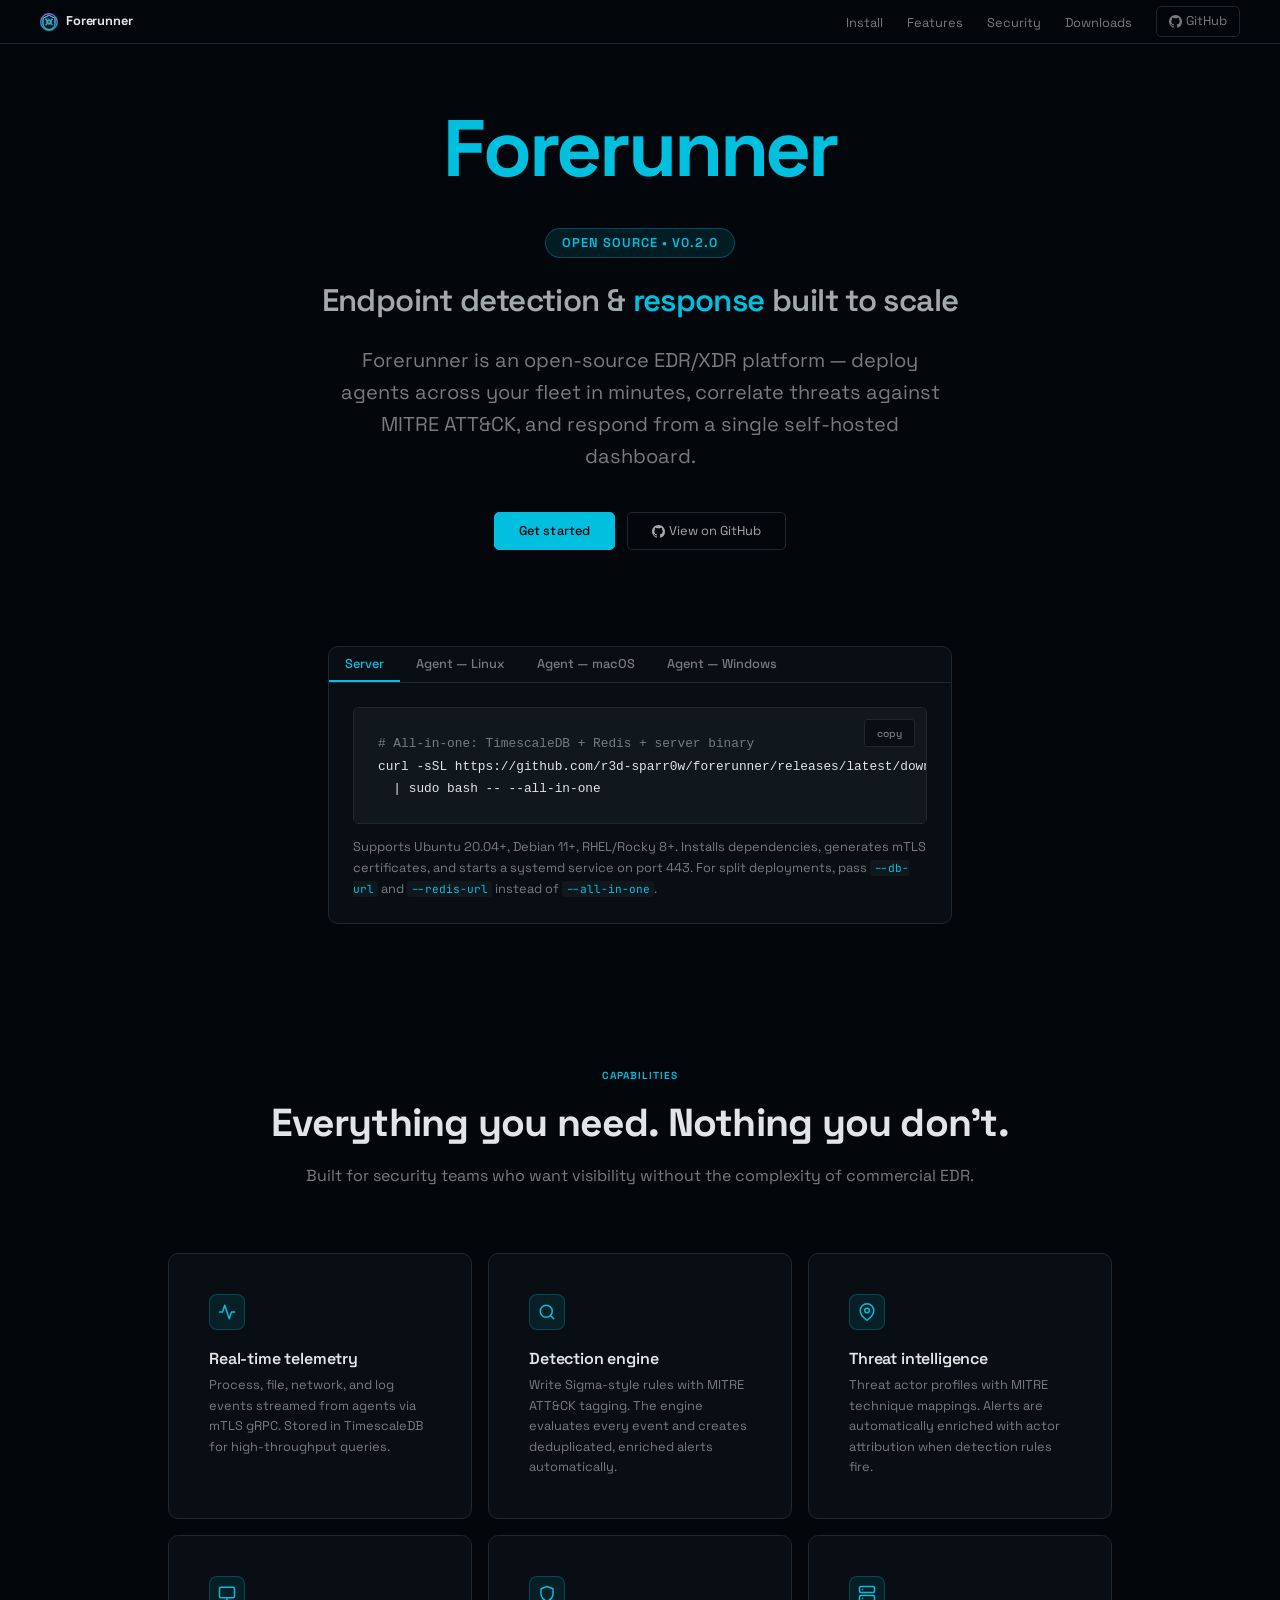
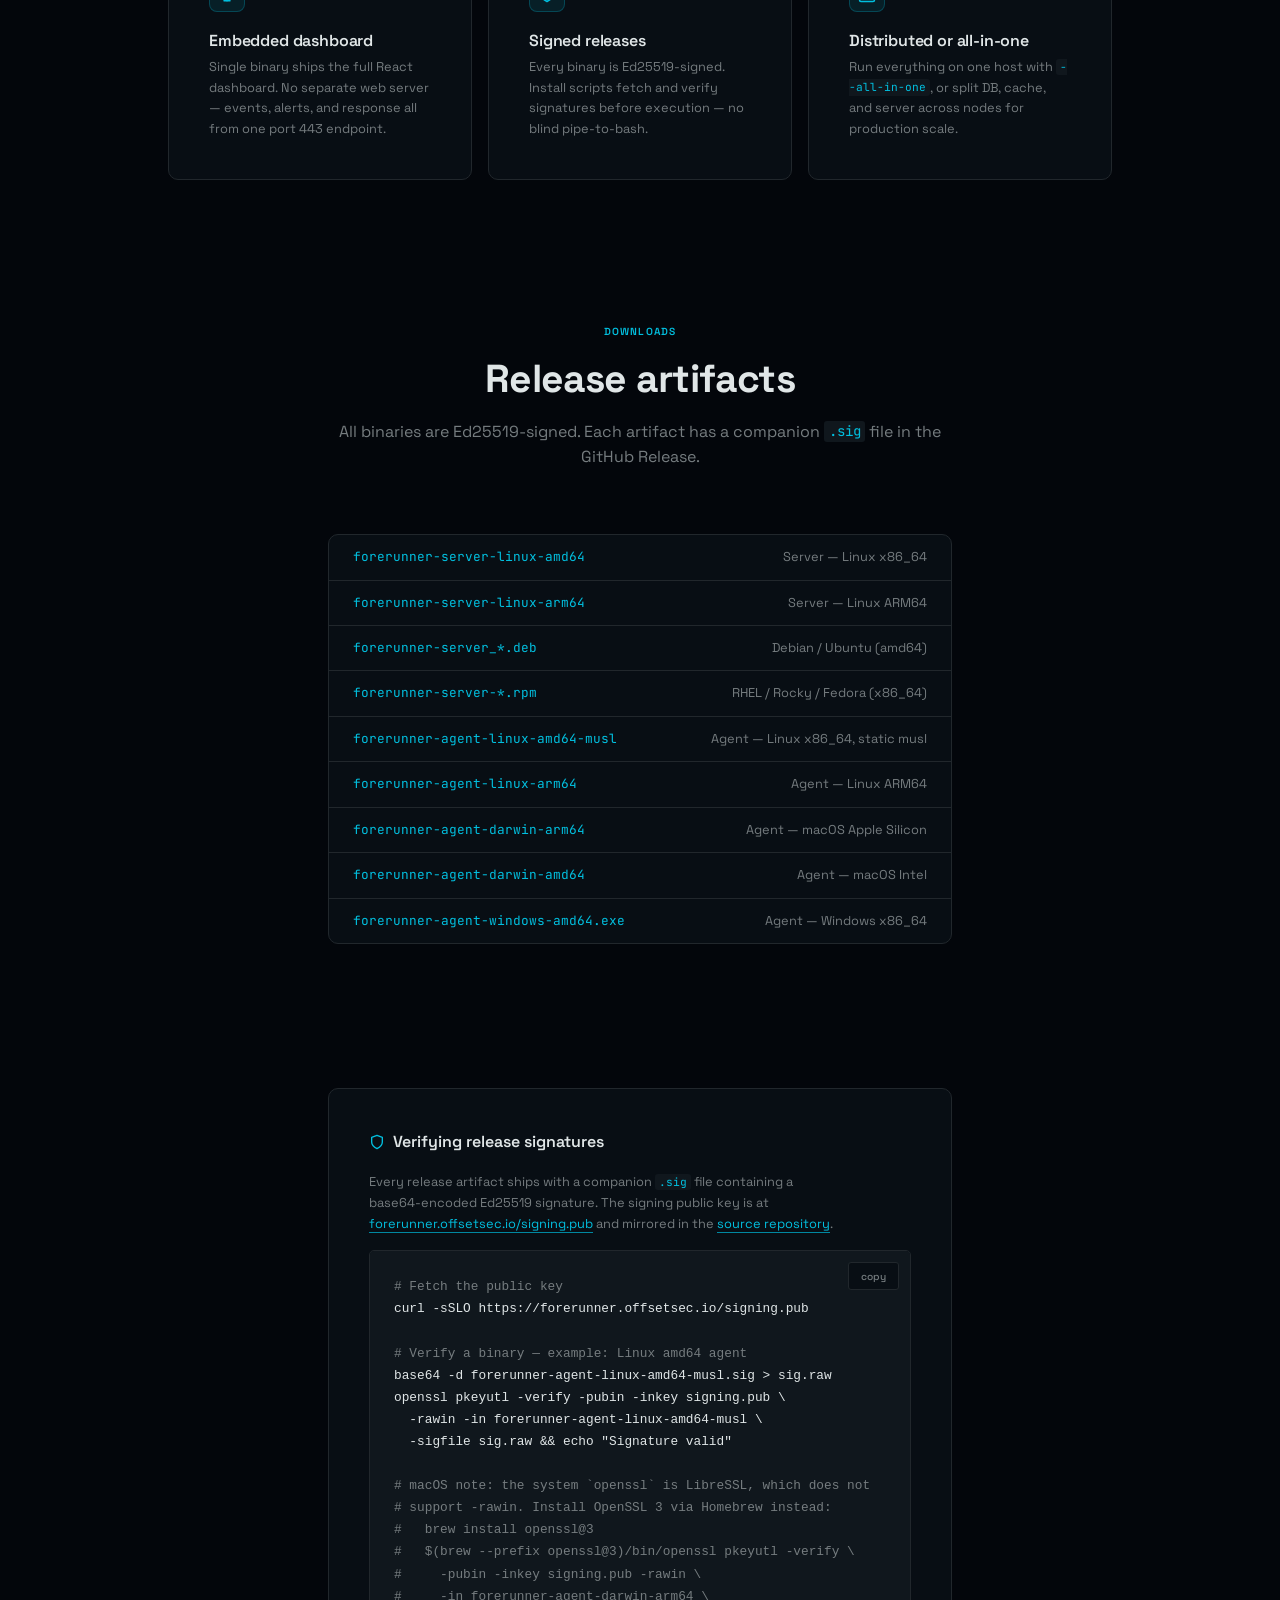
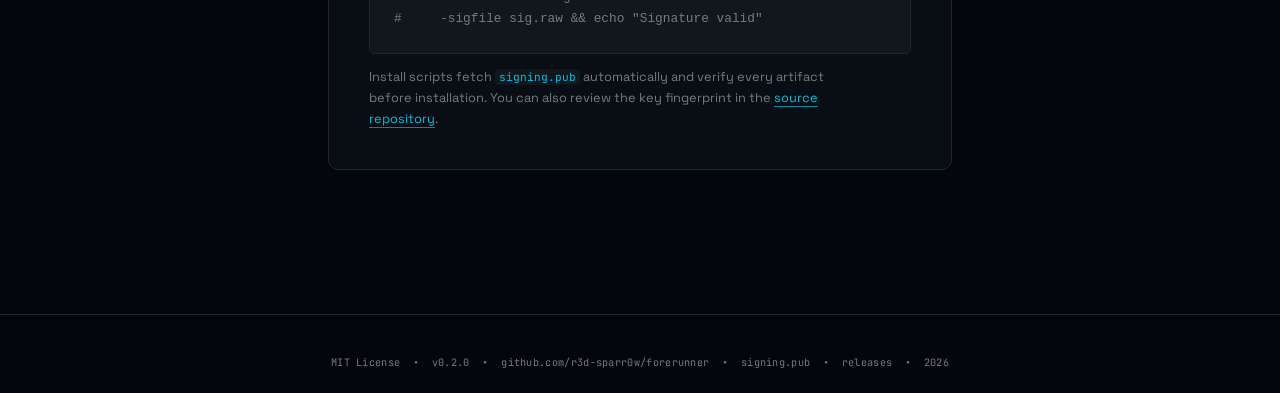
<file: index.html>
<!DOCTYPE html>
<html lang="en">
<head>
  <meta charset="UTF-8" />
  <meta name="viewport" content="width=device-width, initial-scale=1, viewport-fit=cover" />
  <title>Forerunner — Open-source EDR/XDR</title>
  <meta name="description" content="Open-source endpoint detection and response for Linux, macOS, and Windows. Self-hosted, MITRE ATT&CK correlated, Ed25519-signed releases." />

  <link rel="preconnect" href="https://fonts.googleapis.com" />
  <link rel="preconnect" href="https://fonts.gstatic.com" crossorigin />
  <link href="https://fonts.googleapis.com/css2?family=Space+Grotesk:wght@300;400;500;600;700&family=JetBrains+Mono:wght@400;600&display=swap" rel="stylesheet" />
  <link rel="stylesheet" href="tokens.css" />

  <style>
    /* Hallmark · genre: atmospheric · macrostructure: Centered Hero + Card Grid
     * palette: Midnight (steel-blue 248°) · nav: frosted-glass
     * DNA: original forerunner.offsetsec.io structure · colors + type: Midnight
     * pre-emit critique: P5 H5 E5 S5 R5 V5
     */

    *, *::before, *::after { box-sizing: border-box; margin: 0; padding: 0; }

    html {
      overflow-x: clip;
      scroll-behavior: smooth;
    }

    body {
      overflow-x: clip;
      background-color: var(--color-paper);
      color: var(--color-ink);
      font-family: var(--font-body);
      font-size: var(--text-base);
      line-height: 1.6;
      -webkit-font-smoothing: antialiased;
      -moz-osx-font-smoothing: grayscale;
    }

    /* ── Nav ── */
    .site-nav {
      position: sticky;
      top: 0;
      z-index: var(--z-sticky);
      background: oklch(12% 0.014 255 / 0.88);
      backdrop-filter: blur(10px);
      -webkit-backdrop-filter: blur(10px);
      border-bottom: 1px solid var(--color-rule);
      padding-inline: var(--space-xl);
      display: flex;
      align-items: center;
      justify-content: space-between;
      height: var(--header-height);
      gap: var(--space-lg);
    }

    .nav-logo {
      display: flex;
      align-items: center;
      gap: var(--space-xs);
      font-family: var(--font-display);
      font-size: var(--text-sm);
      font-weight: 700;
      color: var(--color-ink);
      text-decoration: none;
      letter-spacing: -0.01em;
      white-space: nowrap;
      flex-shrink: 0;
    }

    .nav-logo svg { color: var(--color-accent); flex-shrink: 0; }

    .nav-links {
      list-style: none;
      display: flex;
      gap: var(--space-lg);
      align-items: center;
    }

    .nav-links a {
      color: var(--color-muted);
      font-size: var(--text-sm);
      font-weight: 400;
      text-decoration: none;
      white-space: nowrap;
      transition: color var(--dur-micro) var(--ease-out);
    }

    .nav-links a:hover { color: var(--color-ink); }

    .nav-links a:focus-visible {
      outline: 2px solid var(--color-focus);
      outline-offset: 3px;
      border-radius: var(--radius-sm);
    }

    .btn-nav {
      display: inline-flex;
      align-items: center;
      gap: var(--space-2xs);
      font-family: var(--font-body);
      font-size: var(--text-sm);
      font-weight: 500;
      color: var(--color-neutral);
      background: transparent;
      border: 1px solid var(--color-rule);
      border-radius: var(--radius-md);
      padding: var(--space-2xs) var(--space-sm);
      text-decoration: none;
      white-space: nowrap;
      transition:
        color var(--dur-micro) var(--ease-out),
        border-color var(--dur-micro) var(--ease-out);
    }

    .btn-nav:hover { color: var(--color-ink); border-color: var(--color-muted); }

    .btn-nav:focus-visible {
      outline: 2px solid var(--color-focus);
      outline-offset: 3px;
      border-radius: var(--radius-md);
    }

    /* ── Hero ── */
    .hero {
      text-align: center;
      padding-block: var(--space-2xl) var(--space-3xl);
      padding-inline: var(--space-xl);
      max-width: 50rem;
      margin-inline: auto;
    }

    .hero-name {
      font-family: var(--font-display);
      font-size: var(--text-display);
      font-weight: 700;
      color: var(--color-accent);
      letter-spacing: -0.04em;
      line-height: 1.0;
      margin-block-end: var(--space-xl);
      overflow-wrap: anywhere;
      min-width: 0;
    }

    .hero-badge {
      display: inline-block;
      background: oklch(72% 0.17 210 / 0.12);
      border: 1px solid oklch(72% 0.17 210 / 0.3);
      color: var(--color-accent);
      font-family: var(--font-body);
      font-size: var(--text-sm);
      font-weight: 600;
      letter-spacing: 0.08em;
      text-transform: uppercase;
      padding: var(--space-2xs) var(--space-md);
      border-radius: 999px;
      margin-block-end: var(--space-lg);
    }

    .hero-title {
      font-family: var(--font-display);
      font-size: var(--text-xl);
      font-weight: 600;
      letter-spacing: -0.02em;
      line-height: 1.2;
      color: var(--color-neutral);
      margin-block-end: var(--space-lg);
      overflow-wrap: anywhere;
      min-width: 0;
    }

    .hero-title em {
      font-style: normal;
      color: var(--color-accent);
    }

    .hero-sub {
      font-size: var(--text-md);
      color: var(--color-muted);
      max-width: 38rem;
      margin-inline: auto;
      margin-block-end: var(--space-xl);
      line-height: 1.6;
    }

    .hero-actions {
      display: flex;
      gap: var(--space-sm);
      justify-content: center;
      flex-wrap: wrap;
    }

    /* ── Buttons ── */
    .btn-primary {
      display: inline-flex;
      align-items: center;
      font-family: var(--font-body);
      font-size: var(--text-sm);
      font-weight: 500;
      color: var(--color-paper);
      background: var(--color-accent);
      border: 1px solid var(--color-accent);
      border-radius: var(--radius-md);
      padding: var(--space-xs) var(--space-lg);
      text-decoration: none;
      letter-spacing: 0.01em;
      white-space: nowrap;
      min-height: 36px;
      transition:
        background-color var(--dur-micro) var(--ease-out),
        border-color var(--dur-micro) var(--ease-out);
    }

    .btn-primary:hover { background: var(--color-focus); border-color: var(--color-focus); }
    .btn-primary:active { transform: translateY(1px); }

    .btn-primary:focus-visible {
      outline: 2px solid var(--color-focus);
      outline-offset: 3px;
      border-radius: var(--radius-md);
    }

    .btn-outline {
      display: inline-flex;
      align-items: center;
      gap: var(--space-2xs);
      font-family: var(--font-body);
      font-size: var(--text-sm);
      font-weight: 400;
      color: var(--color-neutral);
      background: transparent;
      border: 1px solid var(--color-rule);
      border-radius: var(--radius-md);
      padding: var(--space-xs) var(--space-lg);
      text-decoration: none;
      white-space: nowrap;
      min-height: 36px;
      transition:
        color var(--dur-micro) var(--ease-out),
        border-color var(--dur-micro) var(--ease-out);
    }

    .btn-outline:hover { color: var(--color-ink); border-color: var(--color-muted); }
    .btn-outline:active { transform: translateY(1px); }

    .btn-outline:focus-visible {
      outline: 2px solid var(--color-focus);
      outline-offset: 3px;
      border-radius: var(--radius-md);
    }

    /* ── Section layout ── */
    .section-wrap {
      max-width: 44rem;
      margin-inline: auto;
      padding-inline: var(--space-xl);
      margin-block-end: var(--space-4xl);
    }

    .features-wrap {
      max-width: 64rem;
      margin-inline: auto;
      padding-inline: var(--space-xl);
      margin-block-end: var(--space-4xl);
    }

    .section-header {
      text-align: center;
      margin-block-end: var(--space-2xl);
    }

    .section-label {
      font-family: var(--font-body);
      font-size: var(--text-xs);
      font-weight: 600;
      color: var(--color-accent);
      letter-spacing: 0.1em;
      text-transform: uppercase;
      margin-block-end: var(--space-xs);
    }

    .section-title {
      font-family: var(--font-display);
      font-size: var(--text-2xl);
      font-weight: 700;
      letter-spacing: -0.02em;
      color: var(--color-ink);
      margin-block-end: var(--space-xs);
      overflow-wrap: anywhere;
    }

    .section-sub {
      font-size: var(--text-base);
      color: var(--color-muted);
    }

    /* ── Install card ── */
    .install-card {
      background: var(--color-paper-2);
      border: 1px solid var(--color-rule);
      border-radius: 10px;
      overflow: hidden;
    }

    .tab-rail {
      display: flex;
      border-bottom: 1px solid var(--color-rule);
      overflow-x: auto;
      scrollbar-width: none;
    }

    .tab-rail::-webkit-scrollbar { display: none; }

    .tab-btn {
      flex-shrink: 0;
      padding: var(--space-xs) var(--space-md);
      font-family: var(--font-body);
      font-size: var(--text-sm);
      font-weight: 500;
      color: var(--color-muted);
      cursor: pointer;
      border: none;
      border-bottom: 2px solid transparent;
      background: none;
      white-space: nowrap;
      transition:
        color var(--dur-micro) var(--ease-out),
        border-color var(--dur-micro) var(--ease-out);
    }

    .tab-btn[aria-selected="true"] {
      color: var(--color-accent);
      border-bottom-color: var(--color-accent);
    }

    .tab-btn:hover { color: var(--color-ink); }
    .tab-btn:active { transform: translateY(1px); }

    .tab-btn:focus-visible {
      outline: 2px solid var(--color-focus);
      outline-offset: -2px;
    }

    .tab-pane[hidden] { display: none; }

    .tab-pane > .pane-inner {
      padding: var(--space-lg);
    }

    .code-wrap {
      position: relative;
      margin-block-end: var(--space-sm);
    }

    .code-block {
      display: block;
      background: var(--color-paper-3);
      border: 1px solid var(--color-rule);
      border-radius: var(--radius-md);
      padding: var(--space-lg);
      padding-right: calc(var(--space-lg) + 5rem);
      font-family: var(--font-code);
      font-size: var(--text-sm);
      font-weight: 400;
      line-height: 1.65;
      color: var(--color-ink);
      overflow-x: auto;
      -webkit-overflow-scrolling: touch;
      white-space: pre;
      tab-size: 2;
    }

    .code-block .comment { color: var(--color-muted); }

    .copy-btn {
      position: absolute;
      top: var(--space-sm);
      right: var(--space-sm);
      background: var(--color-paper-2);
      color: var(--color-muted);
      border: 1px solid var(--color-rule);
      border-radius: var(--radius-sm);
      padding: var(--space-2xs) var(--space-sm);
      font-family: var(--font-body);
      font-size: var(--text-xs);
      font-weight: 500;
      cursor: pointer;
      min-height: 28px;
      white-space: nowrap;
      transition:
        color var(--dur-micro) var(--ease-out),
        border-color var(--dur-micro) var(--ease-out),
        background-color var(--dur-micro) var(--ease-out);
    }

    .copy-btn:hover { color: var(--color-ink); border-color: var(--color-muted); background: var(--color-paper-3); }
    .copy-btn:active { transform: translateY(1px); }
    .copy-btn:focus-visible { outline: 2px solid var(--color-focus); outline-offset: 2px; }
    .copy-btn[data-state="copied"] { color: var(--color-accent); border-color: var(--color-accent-dim); }

    .pane-note {
      font-size: var(--text-sm);
      color: var(--color-muted);
      line-height: 1.65;
    }

    /* ── Feature grid ── */
    .feature-grid {
      display: grid;
      grid-template-columns: repeat(auto-fit, minmax(min(100%, 17rem), 1fr));
      gap: var(--space-md);
    }

    .feature-card {
      background: var(--color-paper-2);
      border: 1px solid var(--color-rule);
      border-radius: 10px;
      padding: var(--space-xl);
      transition: border-color var(--dur-short) var(--ease-out);
    }

    .feature-card:hover { border-color: oklch(72% 0.17 210 / 0.4); }

    .feature-icon {
      width: 36px;
      height: 36px;
      background: oklch(72% 0.17 210 / 0.10);
      border: 1px solid oklch(72% 0.17 210 / 0.25);
      border-radius: 8px;
      display: flex;
      align-items: center;
      justify-content: center;
      margin-block-end: var(--space-md);
      color: var(--color-accent);
      flex-shrink: 0;
    }

    .feature-card h3 {
      font-family: var(--font-display);
      font-size: var(--text-base);
      font-weight: 600;
      letter-spacing: -0.01em;
      color: var(--color-ink);
      margin-block-end: var(--space-2xs);
    }

    .feature-card p {
      font-size: var(--text-sm);
      color: var(--color-muted);
      line-height: 1.6;
    }

    /* ── Artifacts ── */
    .artifact-card {
      background: var(--color-paper-2);
      border: 1px solid var(--color-rule);
      border-radius: 10px;
      overflow: hidden;
    }

    .artifact-row {
      display: flex;
      align-items: center;
      justify-content: space-between;
      padding: var(--space-sm) var(--space-lg);
      border-bottom: 1px solid var(--color-rule);
      gap: var(--space-lg);
      transition: background-color var(--dur-micro) var(--ease-out);
    }

    .artifact-row:last-child { border-bottom: none; }
    .artifact-row:hover { background: var(--color-paper-3); }

    .artifact-name {
      font-family: var(--font-code);
      font-size: var(--text-sm);
      color: var(--color-accent);
      white-space: nowrap;
    }

    .artifact-desc {
      font-size: var(--text-sm);
      color: var(--color-muted);
      text-align: right;
      white-space: nowrap;
    }

    /* ── Security card ── */
    .security-card {
      background: var(--color-paper-2);
      border: 1px solid var(--color-rule);
      border-radius: 10px;
      padding: var(--space-xl);
    }

    .security-card h3 {
      font-family: var(--font-display);
      font-size: var(--text-base);
      font-weight: 600;
      color: var(--color-ink);
      margin-block-end: var(--space-md);
      display: flex;
      align-items: center;
      gap: var(--space-xs);
    }

    .security-card h3 svg { color: var(--color-accent); flex-shrink: 0; }

    .security-card p {
      font-size: var(--text-sm);
      color: var(--color-muted);
      line-height: 1.65;
      max-width: 58ch;
      margin-block-end: var(--space-md);
    }

    .security-card p:last-child { margin-block-end: 0; }

    .doc-link {
      color: var(--color-accent);
      text-decoration: none;
      border-bottom: 1px solid var(--color-accent-dim);
      transition: border-bottom-color var(--dur-micro) var(--ease-out);
    }

    .doc-link:hover { border-bottom-color: var(--color-accent); }

    .doc-link:focus-visible {
      outline: 2px solid var(--color-focus);
      outline-offset: 2px;
      border-radius: var(--radius-sm);
    }

    .inline-code {
      font-family: var(--font-code);
      font-size: 0.875em;
      color: var(--color-accent);
      background: var(--color-paper-3);
      padding: 0.1em 0.35em;
      border-radius: var(--radius-sm);
    }

    /* ── Footer ── */
    .site-footer {
      border-top: 1px solid var(--color-rule);
      padding-block: var(--space-xl);
      padding-inline: var(--space-xl);
      padding-bottom: max(var(--space-xl), env(safe-area-inset-bottom));
      text-align: center;
    }

    .site-footer p {
      font-family: var(--font-code);
      font-size: var(--text-xs);
      color: var(--color-muted);
      letter-spacing: 0.03em;
    }

    .site-footer a {
      color: var(--color-muted);
      text-decoration: none;
      transition: color var(--dur-micro) var(--ease-out);
    }

    .site-footer a:hover { color: var(--color-neutral); }

    .site-footer a:focus-visible {
      outline: 2px solid var(--color-focus);
      outline-offset: 2px;
      border-radius: var(--radius-sm);
    }

    /* ── Mobile ── */
    @media (max-width: 48rem) {
      .site-nav { padding-inline: var(--space-md); }
      .nav-text-links { display: none; }

      .hero {
        padding-block: var(--space-3xl) var(--space-2xl);
        padding-inline: var(--space-lg);
      }

      .section-wrap,
      .features-wrap { padding-inline: var(--space-lg); }

      .code-block { padding-right: var(--space-lg); }

      .copy-btn {
        position: static;
        display: block;
        margin-block-start: var(--space-xs);
        width: fit-content;
      }

      .artifact-row {
        flex-direction: column;
        align-items: flex-start;
        gap: var(--space-2xs);
      }

      .artifact-desc { text-align: left; }

      .site-footer { padding-inline: var(--space-lg); }
    }
  </style>
</head>
<body>

<!-- Nav -->
<nav class="site-nav" role="banner" aria-label="Site navigation">
  <a class="nav-logo" href="/">
    <svg width="18" height="18" viewBox="0 0 24 24" fill="none" aria-hidden="true">
      <defs>
        <radialGradient id="n-bg" cx="38%" cy="28%" r="72%">
          <stop offset="0%" stop-color="#1c3f5c"/>
          <stop offset="45%" stop-color="#0d2238"/>
          <stop offset="100%" stop-color="#060d18"/>
        </radialGradient>
        <linearGradient id="n-ring" x1="12" y1="1" x2="12" y2="23" gradientUnits="userSpaceOnUse">
          <stop offset="0%" stop-color="#a78bfa"/>
          <stop offset="45%" stop-color="#60a5fa"/>
          <stop offset="100%" stop-color="#22d3ee"/>
        </linearGradient>
        <filter id="n-rg" x="-20%" y="-20%" width="140%" height="140%">
          <feGaussianBlur in="SourceGraphic" stdDeviation="1.4" result="blur"/>
          <feMerge><feMergeNode in="blur"/><feMergeNode in="SourceGraphic"/></feMerge>
        </filter>
        <filter id="n-ig" x="-25%" y="-25%" width="150%" height="150%">
          <feGaussianBlur in="SourceGraphic" stdDeviation="0.6" result="blur"/>
          <feMerge><feMergeNode in="blur"/><feMergeNode in="SourceGraphic"/></feMerge>
        </filter>
        <filter id="n-sg" x="-30%" y="-30%" width="160%" height="160%">
          <feGaussianBlur in="SourceGraphic" stdDeviation="0.9" result="blur"/>
          <feMerge><feMergeNode in="blur"/><feMergeNode in="SourceGraphic"/></feMerge>
        </filter>
      </defs>
      <circle cx="12" cy="12" r="11" stroke="url(#n-ring)" stroke-width="1.2" filter="url(#n-rg)"/>
      <path d="M12 3 L20 7 L20 14 C20 18.5 16.5 21.5 12 22 C7.5 21.5 4 18.5 4 14 L4 7 Z" fill="url(#n-bg)"/>
      <g stroke="#3cbbd4" stroke-linecap="round" stroke-linejoin="round" filter="url(#n-ig)">
        <polyline points="8,8 8,9.5 9.5,9.5" stroke-width="1"/>
        <polyline points="16,8 16,9.5 14.5,9.5" stroke-width="1"/>
        <polyline points="8,16 8,14.5 9.5,14.5" stroke-width="1"/>
        <polyline points="16,16 16,14.5 14.5,14.5" stroke-width="1"/>
        <circle cx="12" cy="12" r="2.5" stroke-width="1"/>
        <line x1="12" y1="9" x2="12" y2="9.5" stroke-width="0.9"/>
        <line x1="12" y1="14.5" x2="12" y2="15" stroke-width="0.9"/>
        <line x1="9" y1="12" x2="9.5" y2="12" stroke-width="0.9"/>
        <line x1="14.5" y1="12" x2="15" y2="12" stroke-width="0.9"/>
        <circle cx="12" cy="12" r="0.8" fill="#3cbbd4" stroke="none"/>
      </g>
      <path d="M12 3 L20 7 L20 14 C20 18.5 16.5 21.5 12 22 C7.5 21.5 4 18.5 4 14 L4 7 Z" stroke="#3cbbd4" stroke-width="1.2" filter="url(#n-sg)"/>
    </svg>
    Forerunner
  </a>
  <ul class="nav-links" role="list">
    <li class="nav-text-links"><a href="#install">Install</a></li>
    <li class="nav-text-links"><a href="#features">Features</a></li>
    <li class="nav-text-links"><a href="#security">Security</a></li>
    <li class="nav-text-links"><a href="#artifacts">Downloads</a></li>
    <li>
      <a class="btn-nav" href="https://github.com/r3d-sparr0w/forerunner" target="_blank" rel="noopener noreferrer">
        <svg width="13" height="13" viewBox="0 0 24 24" fill="currentColor" aria-hidden="true"><path d="M12 0C5.37 0 0 5.37 0 12c0 5.31 3.435 9.795 8.205 11.385.6.105.825-.255.825-.57 0-.285-.015-1.23-.015-2.235-3.015.555-3.795-.735-4.035-1.41-.135-.345-.72-1.41-1.23-1.695-.42-.225-1.02-.78-.015-.795.945-.015 1.62.87 1.845 1.23 1.08 1.815 2.805 1.305 3.495.99.105-.78.42-1.305.765-1.605-2.67-.3-5.46-1.335-5.46-5.925 0-1.305.465-2.385 1.23-3.225-.12-.3-.54-1.53.12-3.18 0 0 1.005-.315 3.3 1.23.96-.27 1.98-.405 3-.405s2.04.135 3 .405c2.295-1.56 3.3-1.23 3.3-1.23.66 1.65.24 2.88.12 3.18.765.84 1.23 1.905 1.23 3.225 0 4.605-2.805 5.625-5.475 5.925.435.375.81 1.095.81 2.22 0 1.605-.015 2.895-.015 3.3 0 .315.225.69.825.57A12.02 12.02 0 0 0 24 12c0-6.63-5.37-12-12-12z"/></svg>
        GitHub
      </a>
    </li>
  </ul>
</nav>

<!-- Hero -->
<section class="hero">
  <h1 class="hero-name">Forerunner</h1>
  <!-- VERSION: update on release (hero badge + footer) -->
  <div class="hero-badge" aria-label="Version">Open Source &bull; v0.2.0</div>
  <p class="hero-title">Endpoint detection &amp; <em>response</em> built to scale</p>
  <p class="hero-sub">
    Forerunner is an open-source EDR/XDR platform — deploy agents across your fleet in minutes,
    correlate threats against MITRE ATT&amp;CK, and respond from a single self-hosted dashboard.
  </p>
  <div class="hero-actions">
    <a class="btn-primary" href="#install">Get started</a>
    <a class="btn-outline" href="https://github.com/r3d-sparr0w/forerunner" target="_blank" rel="noopener noreferrer">
      <svg width="13" height="13" viewBox="0 0 24 24" fill="currentColor" aria-hidden="true"><path d="M12 0C5.37 0 0 5.37 0 12c0 5.31 3.435 9.795 8.205 11.385.6.105.825-.255.825-.57 0-.285-.015-1.23-.015-2.235-3.015.555-3.795-.735-4.035-1.41-.135-.345-.72-1.41-1.23-1.695-.42-.225-1.02-.78-.015-.795.945-.015 1.62.87 1.845 1.23 1.08 1.815 2.805 1.305 3.495.99.105-.78.42-1.305.765-1.605-2.67-.3-5.46-1.335-5.46-5.925 0-1.305.465-2.385 1.23-3.225-.12-.3-.54-1.53.12-3.18 0 0 1.005-.315 3.3 1.23.96-.27 1.98-.405 3-.405s2.04.135 3 .405c2.295-1.56 3.3-1.23 3.3-1.23.66 1.65.24 2.88.12 3.18.765.84 1.23 1.905 1.23 3.225 0 4.605-2.805 5.625-5.475 5.925.435.375.81 1.095.81 2.22 0 1.605-.015 2.895-.015 3.3 0 .315.225.69.825.57A12.02 12.02 0 0 0 24 12c0-6.63-5.37-12-12-12z"/></svg>
      View on GitHub
    </a>
  </div>
</section>

<!-- Install -->
<section class="section-wrap" id="install">
  <div class="install-card">
    <div class="tab-rail" role="tablist" aria-label="Platform">
      <button class="tab-btn" role="tab" aria-selected="true"  aria-controls="pane-server"  id="tab-server">Server</button>
      <button class="tab-btn" role="tab" aria-selected="false" aria-controls="pane-linux"   id="tab-linux">Agent — Linux</button>
      <button class="tab-btn" role="tab" aria-selected="false" aria-controls="pane-mac"     id="tab-mac">Agent — macOS</button>
      <button class="tab-btn" role="tab" aria-selected="false" aria-controls="pane-windows" id="tab-windows">Agent — Windows</button>
    </div>

    <div class="tab-pane" id="pane-server" role="tabpanel" aria-labelledby="tab-server">
      <div class="pane-inner">
        <div class="code-wrap">
          <pre class="code-block" id="code-server"><code><span class="comment"># All-in-one: TimescaleDB + Redis + server binary</span>
curl -sSL https://github.com/r3d-sparr0w/forerunner/releases/latest/download/install.sh \
  | sudo bash -- --all-in-one</code></pre>
          <button class="copy-btn" data-copy="code-server" aria-label="Copy server install command">
            <span class="copy-btn__label">copy</span>
          </button>
        </div>
        <p class="pane-note">Supports Ubuntu 20.04+, Debian 11+, RHEL/Rocky 8+. Installs dependencies, generates mTLS certificates, and starts a systemd service on port 443. For split deployments, pass <code class="inline-code">--db-url</code> and <code class="inline-code">--redis-url</code> instead of <code class="inline-code">--all-in-one</code>.</p>
      </div>
    </div>

    <div class="tab-pane" id="pane-linux" role="tabpanel" aria-labelledby="tab-linux" hidden>
      <div class="pane-inner">
        <div class="code-wrap">
          <pre class="code-block" id="code-linux"><code><span class="comment"># From the dashboard: Settings → Agents → Deploy Agent</span>
<span class="comment"># Copy the generated command (includes your CA cert, token, and server URL):</span>
curl -sSL \
  -H "X-Enrollment-Token: &lt;token&gt;" \
  "https://your-server/api/v1/install/linux-amd64" | sudo bash</code></pre>
          <button class="copy-btn" data-copy="code-linux" aria-label="Copy Linux agent install command">
            <span class="copy-btn__label">copy</span>
          </button>
        </div>
        <p class="pane-note">Linux agents install as a systemd service. Statically linked (musl) — runs on any libc variant. The install script verifies the agent binary signature before execution. You can also <a href="#security" class="doc-link">verify manually</a>.</p>
      </div>
    </div>

    <div class="tab-pane" id="pane-mac" role="tabpanel" aria-labelledby="tab-mac" hidden>
      <div class="pane-inner">
        <div class="code-wrap">
          <pre class="code-block" id="code-mac"><code><span class="comment"># From the dashboard: Settings → Agents → Deploy Agent</span>
curl -sSL \
  -H "X-Enrollment-Token: &lt;token&gt;" \
  "https://your-server/api/v1/install/darwin-arm64" | bash</code></pre>
          <button class="copy-btn" data-copy="code-mac" aria-label="Copy macOS agent install command">
            <span class="copy-btn__label">copy</span>
          </button>
        </div>
        <p class="pane-note">macOS agents run as a LaunchDaemon. Apple Silicon and Intel binaries are available — the install URL detects your architecture automatically. You can also <a href="#security" class="doc-link">verify manually</a> (requires OpenSSL 3 via Homebrew).</p>
      </div>
    </div>

    <div class="tab-pane" id="pane-windows" role="tabpanel" aria-labelledby="tab-windows" hidden>
      <div class="pane-inner">
        <div class="code-wrap">
          <pre class="code-block" id="code-windows"><code><span class="comment"># Windows agent — run in an elevated PowerShell prompt (Administrator)</span>
<span class="comment"># Installs as a Windows Service that starts automatically on boot</span>
Invoke-WebRequest `
  -Uri "https://your-server/api/v1/install/windows-amd64" `
  -Headers @{"X-Enrollment-Token" = "&lt;token&gt;"} `
  -OutFile "$env:TEMP\install-agent.ps1"
& "$env:TEMP\install-agent.ps1"</code></pre>
          <button class="copy-btn" data-copy="code-windows" aria-label="Copy Windows agent install command">
            <span class="copy-btn__label">copy</span>
          </button>
        </div>
        <p class="pane-note">Windows agents (x86_64) install as a Windows service. Requires PowerShell 5.1+ and an Administrator shell. You can also <a href="#security" class="doc-link">verify manually</a>.</p>
      </div>
    </div>
  </div>
</section>

<!-- Features -->
<section class="features-wrap" id="features">
  <div class="section-header">
    <p class="section-label">Capabilities</p>
    <h2 class="section-title">Everything you need. Nothing you don't.</h2>
    <p class="section-sub">Built for security teams who want visibility without the complexity of commercial EDR.</p>
  </div>
  <div class="feature-grid">

    <div class="feature-card">
      <div class="feature-icon" aria-hidden="true">
        <svg width="18" height="18" viewBox="0 0 24 24" fill="none" stroke="currentColor" stroke-width="2" stroke-linecap="round" stroke-linejoin="round"><path d="M22 12h-4l-3 9L9 3l-3 9H2"/></svg>
      </div>
      <h3>Real-time telemetry</h3>
      <p>Process, file, network, and log events streamed from agents via mTLS gRPC. Stored in TimescaleDB for high-throughput queries.</p>
    </div>

    <div class="feature-card">
      <div class="feature-icon" aria-hidden="true">
        <svg width="18" height="18" viewBox="0 0 24 24" fill="none" stroke="currentColor" stroke-width="2" stroke-linecap="round" stroke-linejoin="round"><circle cx="11" cy="11" r="8"/><path d="m21 21-4.35-4.35"/></svg>
      </div>
      <h3>Detection engine</h3>
      <p>Write Sigma-style rules with MITRE ATT&amp;CK tagging. The engine evaluates every event and creates deduplicated, enriched alerts automatically.</p>
    </div>

    <div class="feature-card">
      <div class="feature-icon" aria-hidden="true">
        <svg width="18" height="18" viewBox="0 0 24 24" fill="none" stroke="currentColor" stroke-width="2" stroke-linecap="round" stroke-linejoin="round"><path d="M21 10c0 7-9 13-9 13s-9-6-9-13a9 9 0 0 1 18 0z"/><circle cx="12" cy="10" r="3"/></svg>
      </div>
      <h3>Threat intelligence</h3>
      <p>Threat actor profiles with MITRE technique mappings. Alerts are automatically enriched with actor attribution when detection rules fire.</p>
    </div>

    <div class="feature-card">
      <div class="feature-icon" aria-hidden="true">
        <svg width="18" height="18" viewBox="0 0 24 24" fill="none" stroke="currentColor" stroke-width="2" stroke-linecap="round" stroke-linejoin="round"><rect x="2" y="3" width="20" height="14" rx="2"/><line x1="8" y1="21" x2="16" y2="21"/><line x1="12" y1="17" x2="12" y2="21"/></svg>
      </div>
      <h3>Embedded dashboard</h3>
      <p>Single binary ships the full React dashboard. No separate web server — events, alerts, and response all from one port 443 endpoint.</p>
    </div>

    <div class="feature-card">
      <div class="feature-icon" aria-hidden="true">
        <svg width="18" height="18" viewBox="0 0 24 24" fill="none" stroke="currentColor" stroke-width="2" stroke-linecap="round" stroke-linejoin="round"><path d="M12 22s8-4 8-10V5l-8-3-8 3v7c0 6 8 10 8 10z"/></svg>
      </div>
      <h3>Signed releases</h3>
      <p>Every binary is Ed25519-signed. Install scripts fetch and verify signatures before execution — no blind pipe-to-bash.</p>
    </div>

    <div class="feature-card">
      <div class="feature-icon" aria-hidden="true">
        <svg width="18" height="18" viewBox="0 0 24 24" fill="none" stroke="currentColor" stroke-width="2" stroke-linecap="round" stroke-linejoin="round"><rect x="2" y="2" width="20" height="8" rx="2"/><rect x="2" y="14" width="20" height="8" rx="2"/><line x1="6" y1="6" x2="6.01" y2="6"/><line x1="6" y1="18" x2="6.01" y2="18"/></svg>
      </div>
      <h3>Distributed or all-in-one</h3>
      <p>Run everything on one host with <code class="inline-code">--all-in-one</code>, or split DB, cache, and server across nodes for production scale.</p>
    </div>

  </div>
</section>

<!-- Release artifacts -->
<section class="section-wrap" id="artifacts">
  <div class="section-header">
    <p class="section-label">Downloads</p>
    <h2 class="section-title">Release artifacts</h2>
    <p class="section-sub">All binaries are Ed25519-signed. Each artifact has a companion <code class="inline-code">.sig</code> file in the GitHub Release.</p>
  </div>
  <div class="artifact-card">
    <div class="artifact-row">
      <span class="artifact-name">forerunner-server-linux-amd64</span>
      <span class="artifact-desc">Server — Linux x86_64</span>
    </div>
    <div class="artifact-row">
      <span class="artifact-name">forerunner-server-linux-arm64</span>
      <span class="artifact-desc">Server — Linux ARM64</span>
    </div>
    <div class="artifact-row">
      <span class="artifact-name">forerunner-server_*.deb</span>
      <span class="artifact-desc">Debian / Ubuntu (amd64)</span>
    </div>
    <div class="artifact-row">
      <span class="artifact-name">forerunner-server-*.rpm</span>
      <span class="artifact-desc">RHEL / Rocky / Fedora (x86_64)</span>
    </div>
    <div class="artifact-row">
      <span class="artifact-name">forerunner-agent-linux-amd64-musl</span>
      <span class="artifact-desc">Agent — Linux x86_64, static musl</span>
    </div>
    <div class="artifact-row">
      <span class="artifact-name">forerunner-agent-linux-arm64</span>
      <span class="artifact-desc">Agent — Linux ARM64</span>
    </div>
    <div class="artifact-row">
      <span class="artifact-name">forerunner-agent-darwin-arm64</span>
      <span class="artifact-desc">Agent — macOS Apple Silicon</span>
    </div>
    <div class="artifact-row">
      <span class="artifact-name">forerunner-agent-darwin-amd64</span>
      <span class="artifact-desc">Agent — macOS Intel</span>
    </div>
    <div class="artifact-row">
      <span class="artifact-name">forerunner-agent-windows-amd64.exe</span>
      <span class="artifact-desc">Agent — Windows x86_64</span>
    </div>
  </div>
</section>

<!-- Security -->
<section class="section-wrap" id="security">
  <div class="security-card">
    <h3>
      <svg width="16" height="16" viewBox="0 0 24 24" fill="none" stroke="currentColor" stroke-width="2" stroke-linecap="round" stroke-linejoin="round" aria-hidden="true"><path d="M12 22s8-4 8-10V5l-8-3-8 3v7c0 6 8 10 8 10z"/></svg>
      Verifying release signatures
    </h3>
    <p>Every release artifact ships with a companion <code class="inline-code">.sig</code> file containing a base64-encoded Ed25519 signature. The signing public key is at <a href="/signing.pub" class="doc-link">forerunner.offsetsec.io/signing.pub</a> and mirrored in the <a href="https://github.com/r3d-sparr0w/forerunner/blob/main/keys/signing.pub" class="doc-link" target="_blank" rel="noopener noreferrer">source repository</a>.</p>
    <div class="code-wrap">
      <pre class="code-block" id="code-verify"><code><span class="comment"># Fetch the public key</span>
curl -sSLO https://forerunner.offsetsec.io/signing.pub

<span class="comment"># Verify a binary — example: Linux amd64 agent</span>
base64 -d forerunner-agent-linux-amd64-musl.sig > sig.raw
openssl pkeyutl -verify -pubin -inkey signing.pub \
  -rawin -in forerunner-agent-linux-amd64-musl \
  -sigfile sig.raw &amp;&amp; echo "Signature valid"

<span class="comment"># macOS note: the system `openssl` is LibreSSL, which does not</span>
<span class="comment"># support -rawin. Install OpenSSL 3 via Homebrew instead:</span>
<span class="comment">#   brew install openssl@3</span>
<span class="comment">#   $(brew --prefix openssl@3)/bin/openssl pkeyutl -verify \</span>
<span class="comment">#     -pubin -inkey signing.pub -rawin \</span>
<span class="comment">#     -in forerunner-agent-darwin-arm64 \</span>
<span class="comment">#     -sigfile sig.raw &amp;&amp; echo "Signature valid"</span></code></pre>
      <button class="copy-btn" data-copy="code-verify" aria-label="Copy verification commands">
        <span class="copy-btn__label">copy</span>
      </button>
    </div>
    <p>Install scripts fetch <code class="inline-code">signing.pub</code> automatically and verify every artifact before installation. You can also review the key fingerprint in the <a href="https://github.com/r3d-sparr0w/forerunner" class="doc-link" target="_blank" rel="noopener noreferrer">source repository</a>.</p>
  </div>
</section>

<!-- Footer -->
<footer class="site-footer" role="contentinfo">
  <p>
    <a href="https://github.com/r3d-sparr0w/forerunner/blob/main/LICENSE" target="_blank" rel="noopener noreferrer">MIT License</a>
    &nbsp;&bull;&nbsp;
    v0.2.0
    &nbsp;&bull;&nbsp;
    <a href="https://github.com/r3d-sparr0w/forerunner" target="_blank" rel="noopener noreferrer">github.com/r3d-sparr0w/forerunner</a>
    &nbsp;&bull;&nbsp;
    <a href="/signing.pub">signing.pub</a>
    &nbsp;&bull;&nbsp;
    <a href="https://github.com/r3d-sparr0w/forerunner/releases" target="_blank" rel="noopener noreferrer">releases</a>
    &nbsp;&bull;&nbsp;
    2026
  </p>
</footer>

<script>
  // Copy-to-clipboard — silent success (label swap only)
  document.querySelectorAll('.copy-btn').forEach(btn => {
    btn.addEventListener('click', async () => {
      const pre = document.getElementById(btn.dataset.copy);
      if (!pre) return;
      try {
        await navigator.clipboard.writeText(pre.textContent.trim());
        btn.dataset.state = 'copied';
        btn.querySelector('.copy-btn__label').textContent = '✓ copied';
        setTimeout(() => {
          delete btn.dataset.state;
          btn.querySelector('.copy-btn__label').textContent = 'copy';
        }, 2500);
      } catch { /* clipboard unavailable — fail silently */ }
    });
  });

  // ARIA-compliant tab switching
  document.querySelectorAll('.tab-rail').forEach(rail => {
    const tabs = [...rail.querySelectorAll('.tab-btn')];
    const card = rail.closest('.install-card');

    tabs.forEach(tab => {
      tab.addEventListener('click', () => {
        tabs.forEach(t => t.setAttribute('aria-selected', 'false'));
        card.querySelectorAll('.tab-pane').forEach(p => { p.hidden = true; });
        tab.setAttribute('aria-selected', 'true');
        document.getElementById(tab.getAttribute('aria-controls')).hidden = false;
        tab.focus({ preventScroll: true });
      });

      tab.addEventListener('keydown', e => {
        const idx = tabs.indexOf(tab);
        if (e.key === 'ArrowRight') { e.preventDefault(); tabs[(idx + 1) % tabs.length].click(); }
        if (e.key === 'ArrowLeft')  { e.preventDefault(); tabs[(idx - 1 + tabs.length) % tabs.length].click(); }
        if (e.key === 'Home')       { e.preventDefault(); tabs[0].click(); }
        if (e.key === 'End')        { e.preventDefault(); tabs[tabs.length - 1].click(); }
      });
    });
  });
</script>

</body>
</html>
</file>
<file: tokens.css>
/* Hallmark · genre: atmospheric · theme: Midnight · macrostructure: Centered Hero + Card Grid
 * nav: frosted-glass minimal · footer: Ft4 Dense colophon
 * paper-band: dark · display-style: geometric-sans (Space Grotesk 700) + code-mono (JetBrains Mono)
 * accent-hue: chromatic (cyan 193°) — matches Forerunner dashboard
 */

:root {
  /* ── Colors (OKLCH) ── */
  --color-paper:        oklch(12%  0.014 255);   /* near-black, cool blue-indigo */
  --color-paper-2:      oklch(16%  0.016 252);   /* elevated surface */
  --color-paper-3:      oklch(20%  0.017 248);   /* code block background */
  --color-rule:         oklch(27%  0.013 245);   /* borders, hairlines */
  --color-muted:        oklch(58%  0.010 230);   /* secondary UI, muted text */
  --color-neutral:      oklch(73%  0.009 220);   /* body text */
  --color-ink:          oklch(92%  0.006 210);   /* primary text, cool white */
  --color-accent:       oklch(72%  0.17  210);   /* brand blue-cyan */
  --color-accent-dim:   oklch(56%  0.14  210);   /* accent dim / visited */
  --color-focus:        oklch(78%  0.16  210);   /* focus ring */

  /* ── Typography ── */
  --font-display: "Space Grotesk", ui-sans-serif, system-ui, sans-serif;
  --font-body:    "Space Grotesk", ui-sans-serif, system-ui, sans-serif;
  --font-code:    "JetBrains Mono", ui-monospace, "Cascadia Code", monospace;

  /* ── Scale (major third · 1.25) ── */
  --text-xs:      0.64rem;   /*  ~10px */
  --text-sm:      0.8rem;    /*  ~13px */
  --text-base:    1rem;      /*   16px */
  --text-md:      1.25rem;   /*   20px */
  --text-lg:      1.5625rem; /*   25px */
  --text-xl:      1.9531rem; /*   31px */
  --text-2xl:     2.4414rem;
  --text-3xl:     3.0518rem;
  --text-display: clamp(2.75rem, 5vw + 1rem, 5.5rem);

  /* ── Spacing (4 pt base) ── */
  --space-3xs: 0.125rem;  /*  2px */
  --space-2xs: 0.25rem;   /*  4px */
  --space-xs:  0.5rem;    /*  8px */
  --space-sm:  0.75rem;   /* 12px */
  --space-md:  1rem;      /* 16px */
  --space-lg:  1.5rem;    /* 24px */
  --space-xl:  2.5rem;    /* 40px */
  --space-2xl: 4rem;      /* 64px */
  --space-3xl: 6rem;      /* 96px */
  --space-4xl: 9rem;      /* 144px */

  /* ── Motion ── */
  --ease-out:    cubic-bezier(0.16, 1, 0.3, 1);
  --ease-in:     cubic-bezier(0.7, 0, 0.84, 0);
  --ease-in-out: cubic-bezier(0.65, 0, 0.35, 1);
  --dur-micro:   120ms;
  --dur-short:   220ms;
  --dur-long:    420ms;

  /* ── Layout ── */
  --header-height: 2.75rem;  /* 44px fixed header */
  --sidebar-width: 13.5rem;  /* 216px sidebar */
  --radius-sm: 3px;
  --radius-md: 5px;
  --z-base:     1;
  --z-raised:   10;
  --z-dropdown: 100;
  --z-sticky:   200;
  --z-modal:    400;
  --z-toast:    500;
}
</file>
